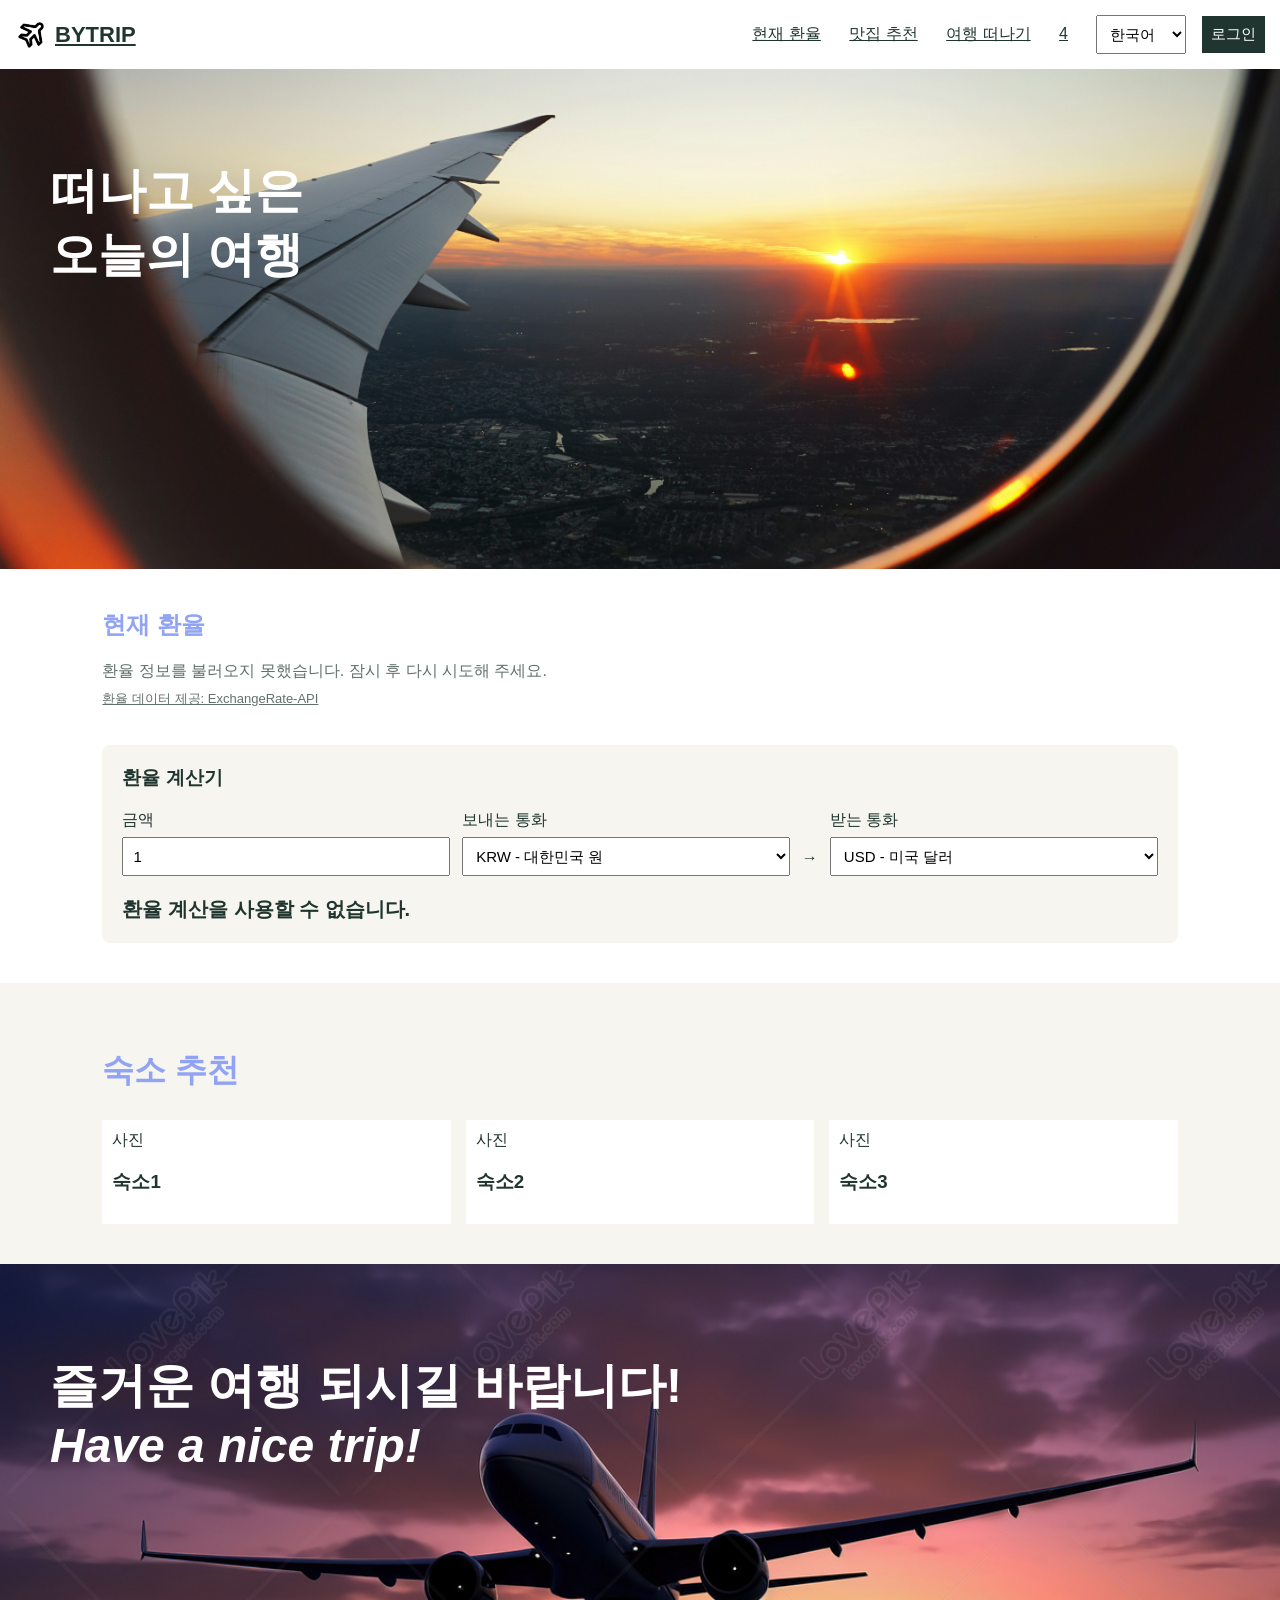
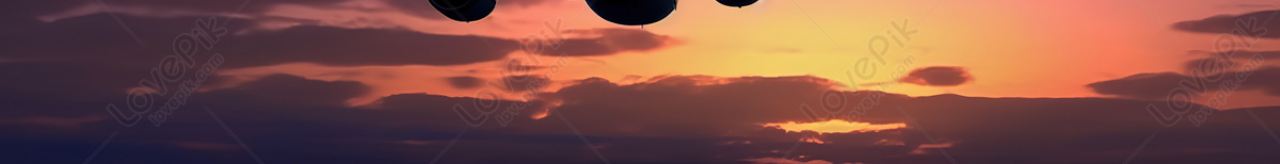
<file: index.html>
<!DOCTYPE html>
<html lang="ko">
<head>
  <meta charset="UTF-8">
  <title>BYTRIP</title>
  <link rel="icon" type="image/png" href="../이미지 폴더/mark.png">
  <link rel="stylesheet" href="../css/travel-menu.css">
</head>
<body>
  <header>
    <a class="logo" id="logo" href="#home" onclick="showMenu()">
      <img class="logo-mark" src="../이미지 폴더/mark.png" alt="">
      <span id="logo-text">BYTRIP</span>
    </a>
    <div class="menu">
      <a id="exchange-menu-link" href="#exchange" onclick="showExchangePage(); return false;">현재 환율</a>
      <a href="2.html">맛집 추천</a>
      <a href="3.html">여행 떠나기</a>
      <a href="4.html">4</a>
    </div>
    <select id="language" onchange="changeLanguage()">
      <option value="ko">한국어</option>
      <option value="en">English</option>
      <option value="zh">中文</option>
      <option value="ja">日本語</option>
    </select>
    <button id="login-button" onclick="showLogin()">로그인</button>
  </header>

  <main id="menu-page">
    <section class="trip" id="home">
      <h1 id="trip-title">떠나고 싶은<br>오늘의 여행</h1>
    </section>

    <section class="exchange-section" id="exchange">
      <h2 id="exchange-title">현재 환율</h2>
      <p id="exchange-date" aria-live="polite">환율 정보를 불러오는 중...</p>
      <p class="exchange-attribution"><a href="https://www.exchangerate-api.com" target="_blank" rel="noopener noreferrer">환율 데이터 제공: ExchangeRate-API</a></p>
      <div class="exchange-rates" id="exchange-rates" aria-live="polite"></div>

      <div class="exchange-calculator">
        <h3 id="calculator-title">환율 계산기</h3>
        <div class="exchange-fields">
          <label>
            <span id="amount-label">금액</span>
            <input id="exchange-amount" type="number" min="0" step="any" value="1">
          </label>
          <label>
            <span id="from-currency-label">보내는 통화</span>
            <select id="from-currency">
              <option value="KRW">KRW - 대한민국 원</option>
              <option value="USD">USD - 미국 달러</option>
              <option value="JPY">JPY - 일본 엔</option>
              <option value="CNY">CNY - 중국 위안</option>
              <option value="EUR">EUR - 유로</option>
              <option value="HKD">HKD - 홍콩 달러</option>
              <option value="IDR">IDR - 인도네시아 루피아</option>
              <option value="INR">INR - 인도 루피</option>
              <option value="MYR">MYR - 말레이시아 링깃</option>
              <option value="PHP">PHP - 필리핀 페소</option>
              <option value="SGD">SGD - 싱가포르 달러</option>
              <option value="THB">THB - 태국 바트</option>
            </select>
          </label>
          <span class="exchange-arrow" aria-hidden="true">→</span>
          <label>
            <span id="to-currency-label">받는 통화</span>
            <select id="to-currency">
              <option value="USD">USD - 미국 달러</option>
              <option value="KRW">KRW - 대한민국 원</option>
              <option value="JPY">JPY - 일본 엔</option>
              <option value="CNY">CNY - 중국 위안</option>
              <option value="EUR">EUR - 유로</option>
              <option value="HKD">HKD - 홍콩 달러</option>
              <option value="IDR">IDR - 인도네시아 루피아</option>
              <option value="INR">INR - 인도 루피</option>
              <option value="MYR">MYR - 말레이시아 링깃</option>
              <option value="PHP">PHP - 필리핀 페소</option>
              <option value="SGD">SGD - 싱가포르 달러</option>
              <option value="THB">THB - 태국 바트</option>
            </select>
          </label>
        </div>
        <p class="exchange-result" id="exchange-result" aria-live="polite">환율 정보를 불러오는 중...</p>
      </div>
    </section>

    <section id="fansion">
      <h2 id="fansion-title">숙소 추천</h2>
      <div class="places">
        <div class="place">
          <div class="photo-placeholder">사진</div>
          <a href="1.html"><h3 id="taj-title">숙소1</h3></a>
        </div>
        <div class="place">
          <div class="photo-placeholder">사진</div>
          <a href="2.html"><h3 id="osaka-title">숙소2</h3></a>
        </div>
        <div class="place">
          <div class="photo-placeholder">사진</div>
          <a href="3.html"><h3 id="hoian-title">숙소3</h3></a>
        </div>
      </div>
    </section>

    <section class="trip" id="trips">
      <h2 id="trips-title">즐거운 여행 되시길 바랍니다!<br><span class="trip-english">Have a nice trip!</span></h2>
    </section>
  </main>

  <section class="login-box" id="login-page" style="display: none;">
    <h1 id="login-title">로그인</h1>
    <label><span id="id-label">아이디</span><input type="text"></label>
    <label><span id="password-label">비밀번호</span><input type="password"></label>
    <button id="login-submit" onclick="showMenu()">로그인</button>
    <button id="signup-button" onclick="showSignup()">회원가입</button>
    <button id="menu-button" onclick="showMenu()">메뉴로 돌아가기</button>
  </section>

  <section class="login-box" id="signup-page" style="display: none;">
    <h1 id="signup-title">회원가입</h1>
    <label><span id="email-label">이메일</span><input type="email"></label>
    <label><span id="phone-label">전화번호</span><input type="tel"></label>
    <label><span id="name-label">이름</span><input type="text"></label>
    <label><span id="signup-password-label">비밀번호</span><input type="password"></label>
    <button id="confirm-button" onclick="signupComplete()">확인</button>
    <button id="back-login-button" onclick="showLogin()">로그인으로 돌아가기</button>
  </section>

  <script src="../js/travel-menu.js"></script>
</body>
</html>
</file>
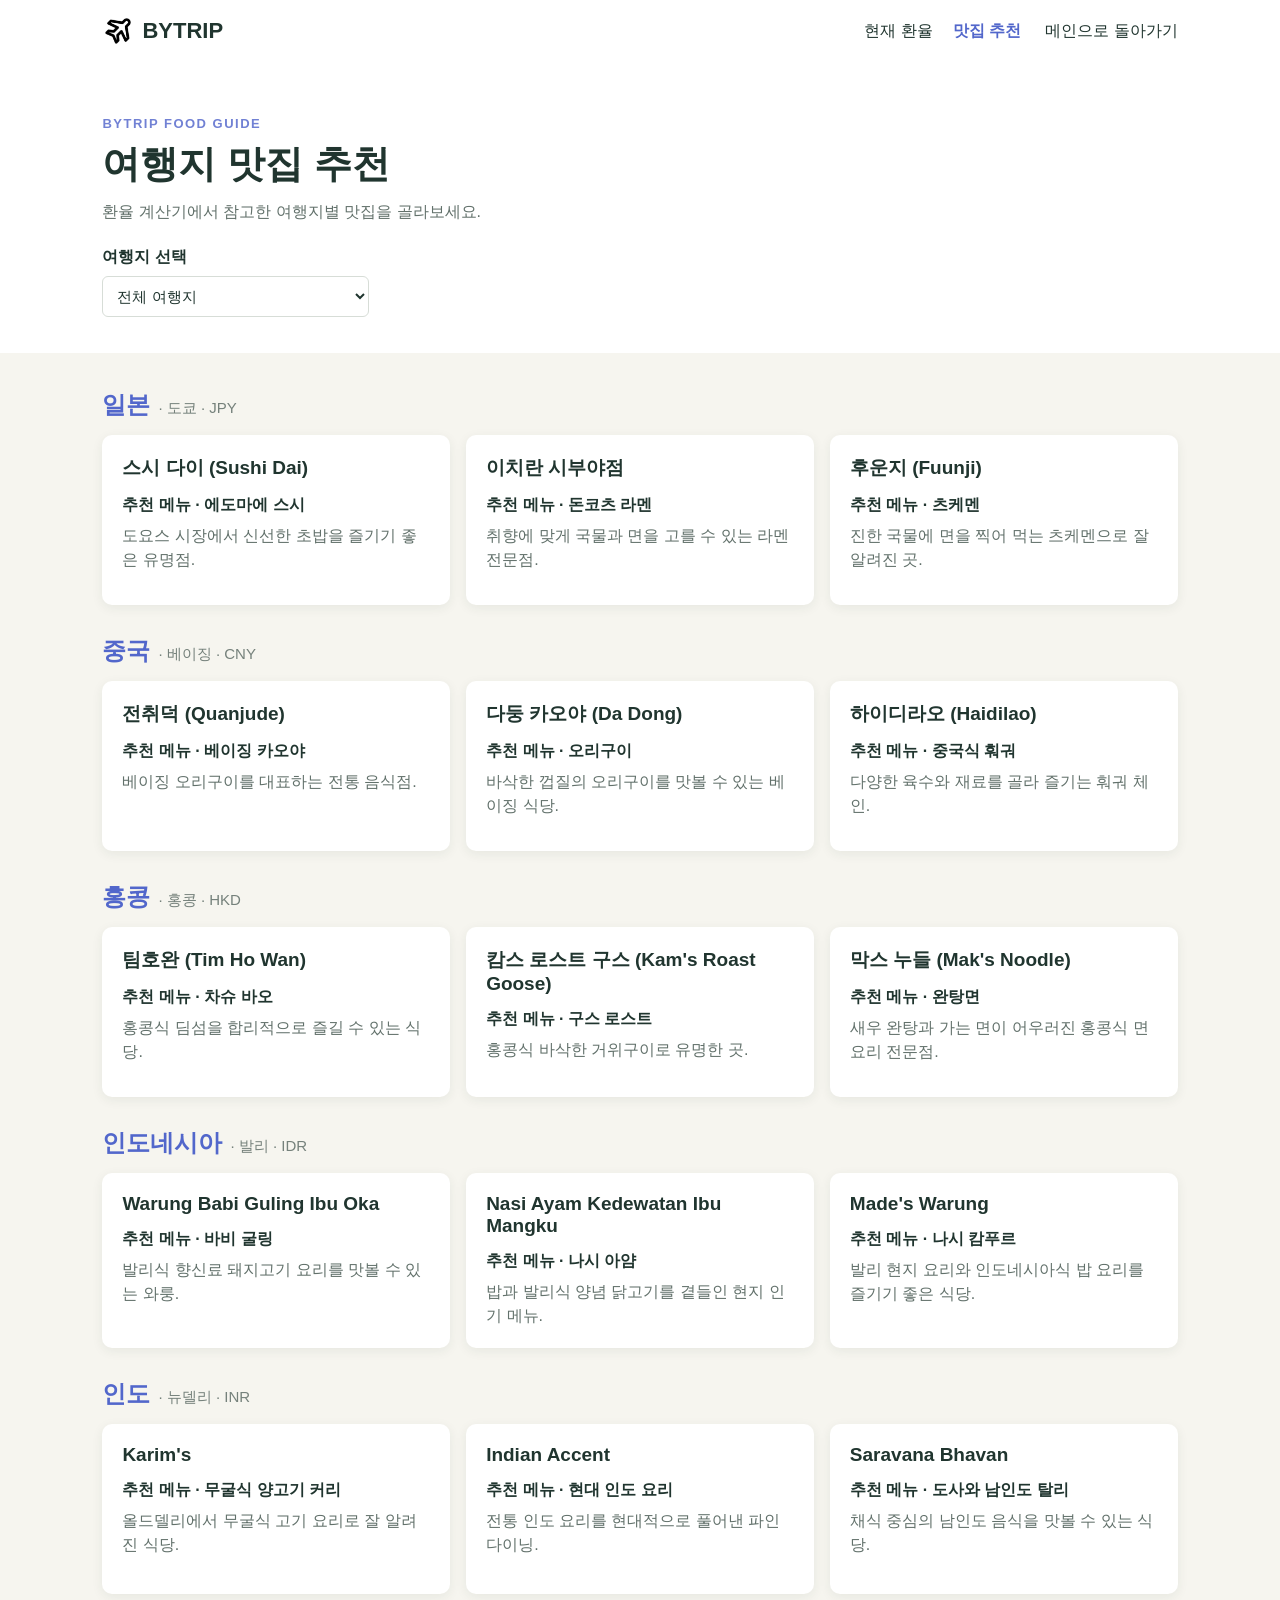
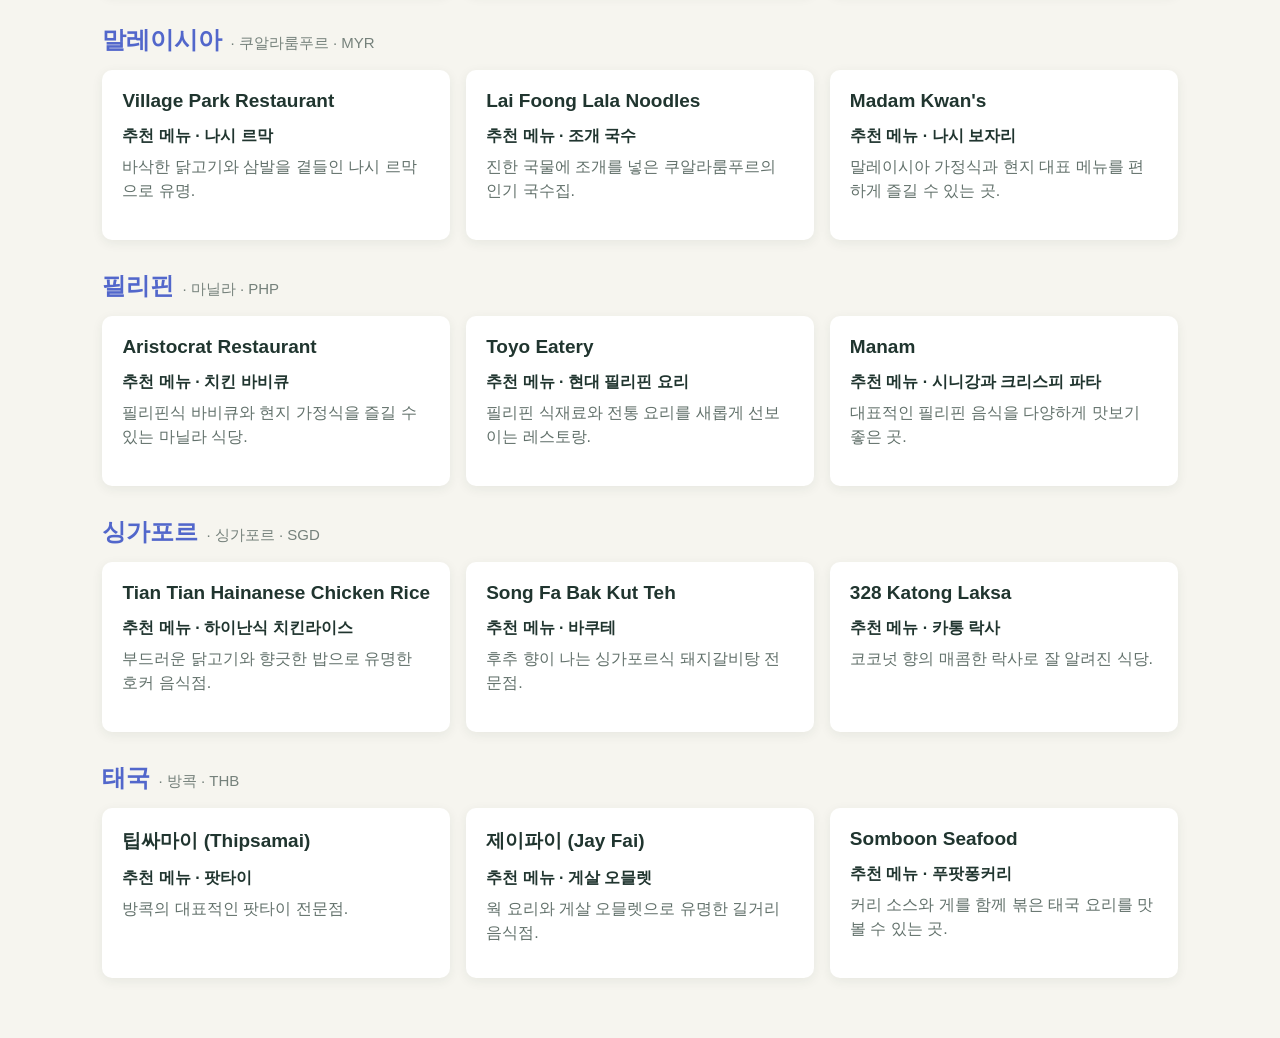
<file: html/2.html>
<!DOCTYPE html>
<html lang="ko">
<head>
  <meta charset="UTF-8">
  <meta name="viewport" content="width=device-width, initial-scale=1">
  <title>BYTRIP | 여행지 맛집 추천</title>
  <link rel="icon" type="image/png" href="../이미지 폴더/mark.png">
  <link rel="stylesheet" href="../css/restaurant-recommendations.css">
</head>
<body>
  <header>
    <a class="logo" href="travel-menu.html">
      <img class="logo-mark" src="../이미지 폴더/mark.png" alt="">
      <span>BYTRIP</span>
    </a>
    <nav aria-label="주 메뉴">
      <a href="travel-menu.html#exchange">현재 환율</a>
      <a href="2.html" aria-current="page">맛집 추천</a>
    </nav>
    <a class="back-link" href="travel-menu.html">메인으로 돌아가기</a>
  </header>

  <main>
    <section class="page-intro">
      <p class="eyebrow">BYTRIP FOOD GUIDE</p>
      <h1>여행지 맛집 추천</h1>
      <p>환율 계산기에서 참고한 여행지별 맛집을 골라보세요.</p>
      <label class="destination-filter" for="destination">
        여행지 선택
        <select id="destination">
          <option value="all">전체 여행지</option>
        </select>
      </label>
    </section>

    <div id="restaurant-list" class="restaurant-list" aria-live="polite"></div>
  </main>

  <script src="../js/language-state.js"></script>
  <script src="../js/restaurant-recommendations.js"></script>
</body>
</html>
</file>
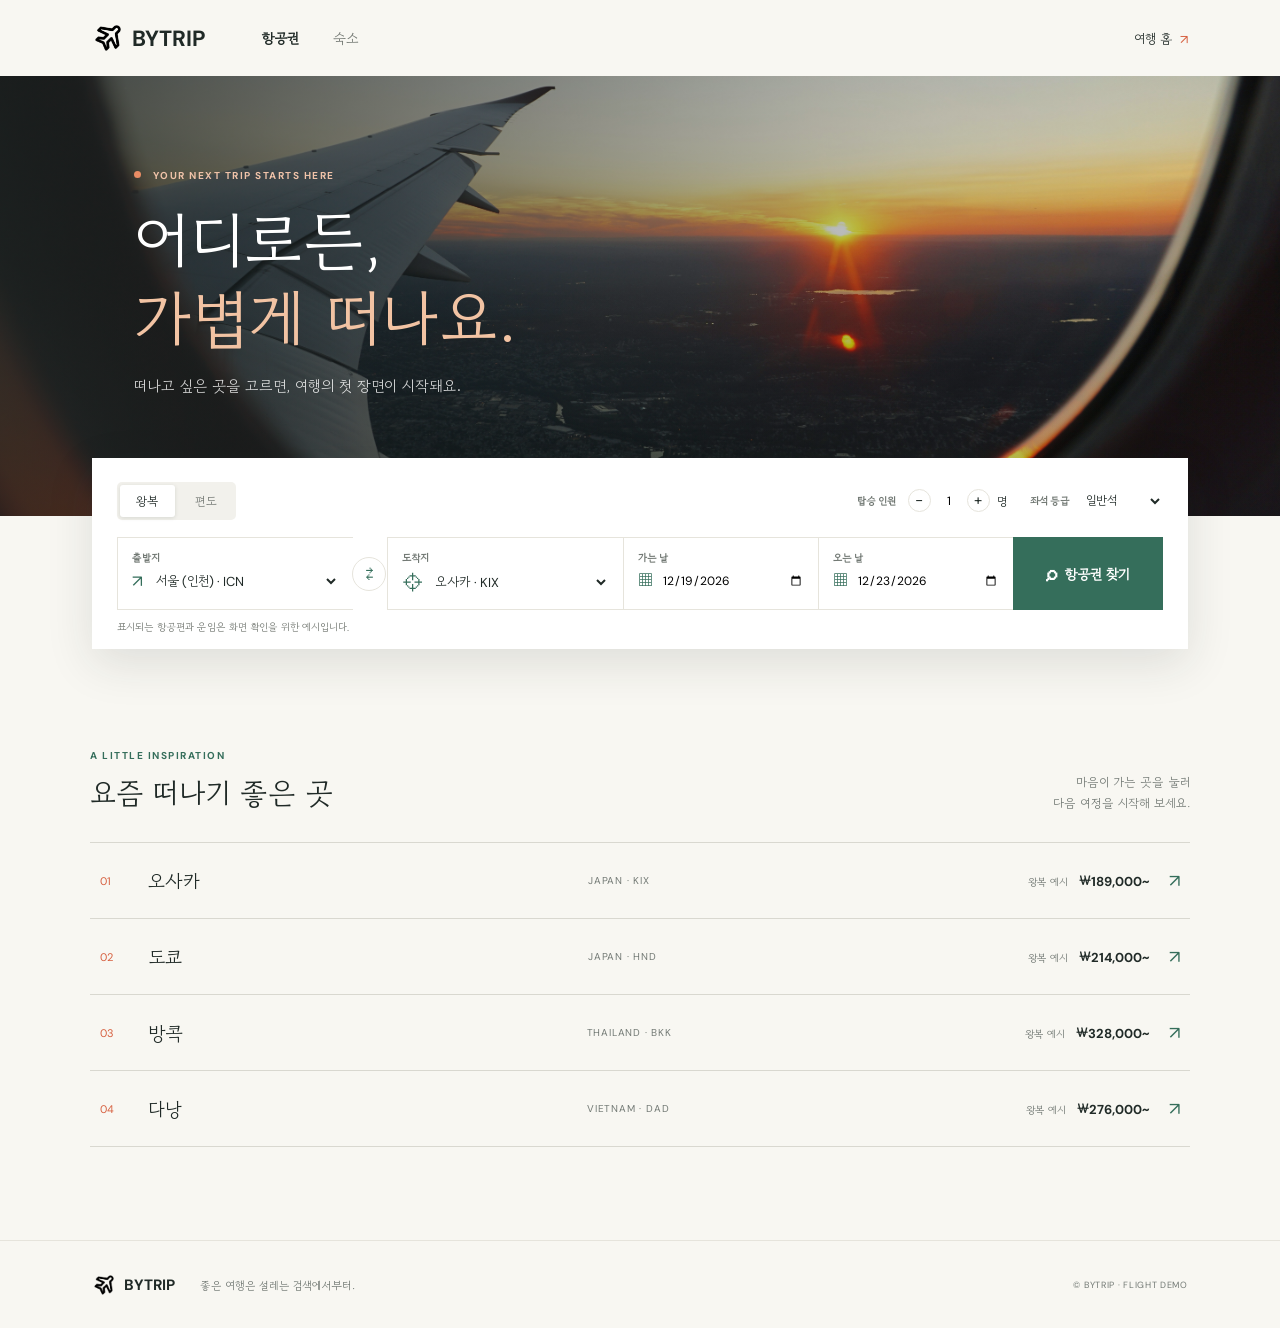
<file: html/air ticket.html>
<!DOCTYPE html>
<html lang="ko">
<head>
	<meta charset="UTF-8">
	<meta name="viewport" content="width=device-width, initial-scale=1.0">
	<meta name="theme-color" content="#f8f7f2">
	<title>항공권 검색 | BYTRIP</title>
	<link rel="icon" type="image/png" href="../이미지 폴더/mark.png">
	<link rel="preconnect" href="https://fonts.googleapis.com">
	<link rel="preconnect" href="https://fonts.gstatic.com" crossorigin>
	<link href="https://fonts.googleapis.com/css2?family=DM+Sans:wght@400;500;600;700&family=Gowun+Dodum&display=swap" rel="stylesheet">
	<link rel="stylesheet" href="../css/air-ticket.css">
</head>
<body>
	<header class="site-header">
		<a class="brand" href="travel-menu.html" aria-label="BYTRIP 홈">
			<img src="../이미지 폴더/mark.png" alt="">
			<span>BYTRIP</span>
		</a>
		<nav class="main-nav" aria-label="주요 메뉴">
			<a class="nav-link is-current" href="air%20ticket.html">항공권</a>
			<a class="nav-link" href="accommodation.html">숙소</a>
		</nav>
		<a class="header-link" href="travel-menu.html">여행 홈 <span aria-hidden="true">↗</span></a>
	</header>

	<main>
		<section class="hero" aria-labelledby="hero-title">
			<div class="hero-content">
				<p class="eyebrow"><span></span> YOUR NEXT TRIP STARTS HERE</p>
				<h1 id="hero-title">어디로든,<br><span>가볍게 떠나요.</span></h1>
				<p class="hero-note">떠나고 싶은 곳을 고르면, 여행의 첫 장면이 시작돼요.</p>
			</div>
			<p class="photo-credit">A WINDOW SEAT MOMENT</p>
		</section>

		<section class="search-section" aria-label="항공권 검색">
			<form class="search-panel" id="flight-search">
				<div class="form-topline">
					<fieldset class="trip-type" aria-label="여정 유형">
						<label class="type-option is-selected"><input type="radio" name="tripType" value="roundtrip" checked><span>왕복</span></label>
						<label class="type-option"><input type="radio" name="tripType" value="oneway"><span>편도</span></label>
					</fieldset>
					<label class="passenger-field" for="passengers">
						<span class="field-kicker">탑승 인원</span>
						<span class="passenger-control">
							<button type="button" class="stepper" id="passenger-minus" aria-label="탑승 인원 줄이기">−</button>
							<input id="passengers" name="passengers" type="number" min="1" max="9" value="1" aria-label="탑승 인원">
							<button type="button" class="stepper" id="passenger-plus" aria-label="탑승 인원 늘리기">+</button>
							<span>명</span>
						</span>
					</label>
					<label class="class-field" for="cabin-class">
						<span class="field-kicker">좌석 등급</span>
						<select id="cabin-class" name="cabinClass">
							<option value="economy">일반석</option>
							<option value="business">비즈니스</option>
						</select>
					</label>
				</div>

				<div class="search-fields">
					<label class="field airport-field" for="origin">
						<span class="field-kicker">출발지</span>
						<span class="field-value"><span class="field-icon" aria-hidden="true">↗</span><select id="origin" name="origin">
							<option value="서울 (인천) · ICN" selected>서울 (인천) · ICN</option>
							<option value="서울 (김포) · GMP">서울 (김포) · GMP</option>
							<option value="부산 · PUS">부산 · PUS</option>
							<option value="제주 · CJU">제주 · CJU</option>
						</select></span>
					</label>
					<button class="swap-button" type="button" id="swap-cities" aria-label="출발지와 도착지 바꾸기" title="출발지와 도착지 바꾸기">⇄</button>
					<label class="field airport-field" for="destination">
						<span class="field-kicker">도착지</span>
						<span class="field-value"><span class="field-icon destination-icon" aria-hidden="true">⌖</span><select id="destination" name="destination">
							<option value="오사카 · KIX" selected>오사카 · KIX</option>
							<option value="도쿄 (하네다) · HND">도쿄 (하네다) · HND</option>
							<option value="후쿠오카 · FUK">후쿠오카 · FUK</option>
							<option value="방콕 · BKK">방콕 · BKK</option>
							<option value="다낭 · DAD">다낭 · DAD</option>
							<option value="제주 · CJU">제주 · CJU</option>
						</select></span>
					</label>
					<label class="field date-field" for="depart-date">
						<span class="field-kicker">가는 날</span>
						<span class="field-value"><span class="field-icon calendar-icon" aria-hidden="true">▦</span><input id="depart-date" name="departDate" type="date" required></span>
					</label>
					<label class="field date-field return-field" for="return-date" id="return-field">
						<span class="field-kicker">오는 날</span>
						<span class="field-value"><span class="field-icon calendar-icon" aria-hidden="true">▦</span><input id="return-date" name="returnDate" type="date" required></span>
					</label>
					<button class="search-button" type="submit"><span aria-hidden="true">⌕</span> 항공권 찾기</button>
				</div>
				<p class="form-hint" id="form-message" aria-live="polite">표시되는 항공편과 운임은 화면 확인을 위한 예시입니다.</p>
			</form>
		</section>

		<section class="results-section" id="results" aria-live="polite" hidden>
			<div class="section-heading results-heading">
				<div><p class="eyebrow dark-eyebrow">FLIGHT PICKS</p><h2 id="results-title">검색 결과</h2></div>
				<label class="sort-control" for="sort-flights"><span id="sort-label">정렬</span>
					<select id="sort-flights"><option value="recommended">추천순</option><option value="price">낮은 가격순</option><option value="duration">짧은 여정순</option></select>
				</label>
			</div>
			<p class="results-disclaimer">아래 항공편과 가격은 예시 데이터이며, 실제 예약 및 실시간 운임 조회는 제공하지 않습니다.</p>
			<div class="flight-list" id="flight-list"></div>
		</section>

		<section class="inspiration-section" aria-labelledby="inspiration-title">
			<div class="section-heading">
				<div><p class="eyebrow dark-eyebrow">A LITTLE INSPIRATION</p><h2 id="inspiration-title">요즘 떠나기 좋은 곳</h2></div>
				<p class="section-aside">마음이 가는 곳을 눌러<br>다음 여정을 시작해 보세요.</p>
			</div>
			<div class="destination-list">
				<button class="destination-row" type="button" data-destination="오사카 · KIX"><span class="destination-number">01</span><span class="destination-name">오사카</span><span class="destination-country">JAPAN · KIX</span><span class="destination-price"><span class="fare-caption">왕복 예시</span> <strong>₩189,000~</strong></span><span class="destination-arrow" aria-hidden="true">↗</span></button>
				<button class="destination-row" type="button" data-destination="도쿄 (하네다) · HND"><span class="destination-number">02</span><span class="destination-name">도쿄</span><span class="destination-country">JAPAN · HND</span><span class="destination-price"><span class="fare-caption">왕복 예시</span> <strong>₩214,000~</strong></span><span class="destination-arrow" aria-hidden="true">↗</span></button>
				<button class="destination-row" type="button" data-destination="방콕 · BKK"><span class="destination-number">03</span><span class="destination-name">방콕</span><span class="destination-country">THAILAND · BKK</span><span class="destination-price"><span class="fare-caption">왕복 예시</span> <strong>₩328,000~</strong></span><span class="destination-arrow" aria-hidden="true">↗</span></button>
				<button class="destination-row" type="button" data-destination="다낭 · DAD"><span class="destination-number">04</span><span class="destination-name">다낭</span><span class="destination-country">VIETNAM · DAD</span><span class="destination-price"><span class="fare-caption">왕복 예시</span> <strong>₩276,000~</strong></span><span class="destination-arrow" aria-hidden="true">↗</span></button>
			</div>
		</section>
	</main>

	<footer class="site-footer"><a class="brand footer-brand" href="travel-menu.html"><img src="../이미지 폴더/mark.png" alt=""><span>BYTRIP</span></a><p>좋은 여행은 설레는 검색에서부터.</p><span>© BYTRIP · FLIGHT DEMO</span></footer>
	<script src="../js/language-state.js"></script>
	<script src="../js/air-ticket.js"></script>
</body>
</html>
</file>
<file: css/travel-menu.css>
body {
  margin: 0;
  background: #f6f5ef;
  color: #20352f;
  font-family: Arial, sans-serif;
}

body.login-background {
  background-image: url("../이미지 폴더/plane2.jpeg");
  background-position: center;
  background-size: cover;
  background-attachment: fixed;
}

header {
  display: flex;
  align-items: center;
  gap: 16px;
  padding: 15px;
  background: #fff;
}

.logo {
  display: flex;
  align-items: center;
  gap: 8px;
  margin-right: auto;
  color: #20352f;
  font-size: 22px;
  font-weight: bold;
}

.logo-mark { width: 32px; height: 32px; }

.trip {
  height: 400px;
  padding: 50px;
  color: #fff;
  background-image: url("../이미지 폴더/plane.jpeg");
  background-position: center;
  background-size: cover;
}

#trips { background-image: url("../이미지 폴더/plane front.jpg"); }

.trip h1 { font-size: 48px; }

section { padding: 40px 8%; }

section h2 { color: #91a3f3; }

#fansion-title { font-size: 32px; font-weight: 900; }

.exchange-section { background: #fff; }

.exchange-section h2 { margin-top: 0; }

body.exchange-page #menu-page > section:not(#exchange) { display: none; }

#exchange-date { color: #62716b; }

.exchange-attribution { margin-top: -8px; font-size: 13px; }

.exchange-attribution a { color: #62716b; }

.exchange-rates {
  display: grid;
  grid-template-columns: repeat(auto-fit, minmax(150px, 1fr));
  gap: 12px;
}

.exchange-rate-card {
  display: grid;
  gap: 8px;
  padding: 16px;
  border-radius: 8px;
  background: #f6f5ef;
}

.exchange-rate-card strong { font-size: 18px; }

.exchange-calculator {
  margin-top: 24px;
  padding: 20px;
  border-radius: 8px;
  background: #f6f5ef;
}

.exchange-calculator h3 { margin-top: 0; }

.exchange-fields {
  display: flex;
  align-items: end;
  gap: 12px;
}

.exchange-fields label {
  display: grid;
  flex: 1;
  gap: 6px;
}

.exchange-fields input,
.exchange-fields select {
  box-sizing: border-box;
  width: 100%;
  min-width: 0;
  padding: 9px;
  font-size: 15px;
}

.exchange-arrow { padding-bottom: 9px; }

.exchange-result {
  margin-bottom: 0;
  font-size: 20px;
  font-weight: bold;
}

.places {
  display: flex;
  gap: 15px;
}

.place {
  width: 33%;
  padding: 10px;
  background: #fff;
}

.place a {
  color: inherit;
  text-decoration: none;
}

.place-photo {
  display: block;
  width: 100%;
  height: auto;
  aspect-ratio: 4 / 3;
  object-fit: cover;
}

#trips-title {
  color: #fff;
  font-size: 48px;
  font-weight: 900;
}

.trip-english { font-style: italic; }

.world-travel { background: #edf3ee; }

.world-travel-heading { max-width: 680px; }

.world-travel-heading h2 { margin: 4px 0 10px; color: #20352f; font-size: 34px; }

.world-travel-heading > p:not(.section-eyebrow) { margin: 0; color: #62716b; }

.section-eyebrow { margin: 0; color: #55776b; font-size: 13px; font-weight: bold; letter-spacing: .12em; }

.map-layout { display: grid; grid-template-columns: minmax(0, 1.6fr) minmax(260px, .8fr); gap: 24px; margin-top: 26px; align-items: stretch; }

.map-panel, .travel-info-card { border-radius: 16px; background: #fff; box-shadow: 0 8px 24px rgba(32, 53, 47, .08); }

.map-panel { padding: 18px; }

.world-map { display: block; width: 100%; height: auto; border-radius: 10px; background: #cfe8ed; }

.map-land { fill: #b4d2b5; stroke: #7eaa86; stroke-width: 3; stroke-linejoin: round; }

.map-oceania { fill: #b4d2b5; }

.map-region { cursor: pointer; }

.map-region.is-disabled { cursor: not-allowed; opacity: .42; }

.map-region circle { fill: #fff; stroke: #20352f; stroke-width: 3; transition: .2s ease; }

.map-region text { fill: #20352f; font-size: 12px; font-weight: bold; text-anchor: middle; pointer-events: none; }

.map-region:not(.is-disabled):hover circle, .map-region:not(.is-disabled):focus circle, .map-region.is-active circle { fill: #20352f; }

.map-region:not(.is-disabled):hover text, .map-region:not(.is-disabled):focus text, .map-region.is-active text { fill: #fff; }

.map-region:focus { outline: none; }

.map-hint { margin: 13px 0 0; color: #62716b; font-size: 14px; text-align: center; }

.travel-info-card { padding: 28px; }

.travel-info-card h3 { margin: 0 0 7px; color: #20352f; font-size: 28px; }

.travel-info-card .travel-country { margin: 0; color: #55776b; font-weight: bold; }

.travel-info-card .travel-summary { line-height: 1.65; }

.travel-tags { display: flex; flex-wrap: wrap; gap: 8px; padding: 0; list-style: none; }

.travel-tags li { padding: 7px 10px; border-radius: 20px; background: #edf3ee; color: #365a4b; font-size: 14px; }

.travel-tip { margin: 20px 0 0; padding-top: 16px; border-top: 1px solid #dce7de; color: #465b52; line-height: 1.5; }

button, select {
      padding: 9px;
  font-size: 15px;
}

button {
  border: 0;
  color: #fff;
  background: #20352f;
}

.menu a { margin: 5px 12px; color: #20352f; }

.login-box {
  width: 500px;
  max-width: 92%;
  box-sizing: border-box;
  margin: 40px auto;
  padding: 24px;
  background: rgba(255, 255, 255, 0.88);
}

.login-box input {
  width: 100%;
  box-sizing: border-box;
  margin: 8px 0 16px;
  padding: 10px;
}

@media (max-width: 650px) {
  .trip { height: 300px; padding: 20px; }
  .trip h1 { font-size: 36px; }
  #trips-title { font-size: 36px; }
  .places { display: block; }
  .place { width: 100%; margin-bottom: 15px; }
  .exchange-fields { align-items: stretch; flex-direction: column; }
  .exchange-arrow { align-self: center; padding: 0; }
  .map-layout { grid-template-columns: 1fr; }
  .world-travel-heading h2 { font-size: 28px; }
  .travel-info-card { padding: 22px; }
}
</file>
<file: css/restaurant-recommendations.css>
* { box-sizing: border-box; }

body {
  margin: 0;
  background: #f6f5ef;
  color: #20352f;
  font-family: Arial, sans-serif;
}

header {
  display: flex;
  align-items: center;
  gap: 24px;
  padding: 15px 8%;
  background: #fff;
}

.logo {
  display: flex;
  align-items: center;
  gap: 8px;
  margin-right: auto;
  color: #20352f;
  font-size: 22px;
  font-weight: bold;
  text-decoration: none;
}

.logo-mark { width: 32px; height: 32px; }

nav { display: flex; gap: 20px; }

nav a, .back-link {
  color: #20352f;
  text-decoration: none;
}

nav a[aria-current="page"] {
  color: #5267cb;
  font-weight: bold;
}

.page-intro {
  padding: 54px 8% 36px;
  background: #fff;
}

.eyebrow {
  margin: 0 0 8px;
  color: #7181d4;
  font-size: 13px;
  font-weight: bold;
  letter-spacing: 1.5px;
}

h1 {
  margin: 0;
  color: #20352f;
  font-size: 38px;
}

.page-intro > p:not(.eyebrow) {
  margin: 12px 0 24px;
  color: #62716b;
}

.destination-filter {
  display: inline-grid;
  gap: 8px;
  font-weight: bold;
}

.destination-filter select {
  min-width: 260px;
  padding: 10px;
  border: 1px solid #d7ddd7;
  border-radius: 6px;
  background: #fff;
  color: #20352f;
  font-size: 15px;
}

.restaurant-list {
  display: grid;
  gap: 30px;
  padding: 36px 8% 60px;
}

.destination-section h2 {
  margin: 0 0 14px;
  color: #5267cb;
  font-size: 24px;
}

.destination-section h2 span {
  margin-left: 8px;
  color: #75817b;
  font-size: 15px;
  font-weight: normal;
}

.restaurant-cards {
  display: grid;
  grid-template-columns: repeat(3, minmax(0, 1fr));
  gap: 16px;
}

.restaurant-card {
  min-height: 170px;
  padding: 20px;
  border-radius: 10px;
  background: #fff;
  box-shadow: 0 3px 12px rgb(32 53 47 / 7%);
}

.restaurant-card h3 {
  margin: 0 0 12px;
  font-size: 19px;
}

.restaurant-card p {
  margin: 7px 0 0;
  color: #62716b;
  line-height: 1.5;
}

.restaurant-card .specialty {
  color: #20352f;
  font-weight: bold;
}

@media (max-width: 700px) {
  header { flex-wrap: wrap; gap: 14px; padding: 14px 5%; }
  .logo { width: 100%; }
  .back-link { margin-left: auto; }
  .page-intro { padding: 38px 5% 28px; }
  h1 { font-size: 32px; }
  .restaurant-list { padding: 28px 5% 44px; }
  .restaurant-cards { grid-template-columns: 1fr; }
}
</file>
<file: css/air-ticket.css>
:root {
  color-scheme: light;
  --ink: #202a27;
  --muted: #727974;
  --paper: #f8f7f2;
  --line: #e6e4dc;
  --accent: #d65f3f;
  --green: #356e5b;
}

* { box-sizing: border-box; }

html { scroll-behavior: smooth; }

body {
  margin: 0;
  background: var(--paper);
  color: var(--ink);
  font-family: "DM Sans", "Gowun Dodum", sans-serif;
  -webkit-font-smoothing: antialiased;
}

button, input, select { font: inherit; }
button, select { color: inherit; }
button { cursor: pointer; }

.site-header {
  height: 76px;
  padding: 0 7.2%;
  display: flex;
  align-items: center;
  gap: 56px;
  background: var(--paper);
}

.brand {
  display: inline-flex;
  align-items: center;
  gap: 8px;
  color: var(--ink);
  text-decoration: none;
  font-size: 22px;
  font-weight: 700;
  letter-spacing: 0;
}

.brand img { width: 32px; height: 32px; object-fit: contain; }
.main-nav { display: flex; align-items: center; gap: 34px; }
.nav-link { color: #737873; text-decoration: none; font-size: 14px; transition: color 160ms ease; }
.nav-link:hover, .nav-link.is-current { color: var(--ink); }
.nav-link.is-current { font-weight: 700; }
.header-link { margin-left: auto; color: var(--ink); font-size: 13px; text-decoration: none; }
.header-link span { padding-left: 5px; color: var(--accent); }

.hero {
  position: relative;
  display: flex;
  align-items: center;
  min-height: 440px;
  padding: 55px 10.5% 82px;
  overflow: hidden;
  color: #fff;
  background: #4e413c url("../이미지%20폴더/plane.jpeg") center 52% / cover no-repeat;
  isolation: isolate;
}

.hero::before {
  position: absolute;
  z-index: -1;
  inset: 0;
  content: "";
  background: linear-gradient(90deg, rgba(23, 31, 31, .76) 0%, rgba(25, 31, 33, .48) 42%, rgba(24, 31, 31, .05) 100%), linear-gradient(0deg, rgba(23, 31, 31, .14), transparent 55%);
}

.hero-content { width: min(620px, 100%); animation: arrive 650ms ease-out both; }
.eyebrow { margin: 0 0 18px; color: #f0c3a9; font-size: 10px; font-weight: 700; letter-spacing: 1.5px; }
.eyebrow span { display: inline-block; width: 7px; height: 7px; margin-right: 8px; border-radius: 50%; background: #e98c64; vertical-align: 1px; }
.hero h1 { margin: 0; font-family: "Gowun Dodum", sans-serif; font-size: clamp(43px, 5vw, 65px); font-weight: 400; line-height: 1.22; letter-spacing: 0; }
.hero h1 span { color: #f2c3a3; }
.hero-note { margin: 19px 0 0; color: rgba(255,255,255,.82); font-family: "Gowun Dodum", sans-serif; font-size: 15px; }
.photo-credit { position: absolute; right: 7.2%; bottom: 22px; margin: 0; color: rgba(255,255,255,.72); font-size: 9px; letter-spacing: 1.4px; }

.search-section { position: relative; z-index: 1; margin: -58px auto 0; padding: 0 7.2%; }
.search-panel { max-width: 1210px; margin: 0 auto; padding: 22px 25px 15px; background: #fff; box-shadow: 0 14px 44px rgba(37, 43, 38, .12); }
.form-topline { display: flex; align-items: center; gap: 22px; min-height: 41px; margin-bottom: 16px; }
.trip-type { display: flex; gap: 4px; margin: 0 auto 0 0; padding: 3px; border: 0; border-radius: 5px; background: #f2f1ec; }
.type-option { position: relative; }
.type-option input { position: absolute; width: 1px; height: 1px; opacity: 0; }
.type-option span { display: block; padding: 7px 16px; border-radius: 3px; color: #737873; font-size: 12px; cursor: pointer; }
.type-option.is-selected span { background: #fff; color: var(--ink); box-shadow: 0 1px 4px rgba(20, 30, 20, .12); }
.type-option input:focus-visible + span { outline: 2px solid var(--green); outline-offset: 2px; }
.passenger-field, .class-field { display: flex; align-items: center; gap: 12px; color: var(--ink); font-size: 12px; }
.field-kicker { display: block; color: var(--muted); font-size: 10px; font-weight: 600; }
.passenger-control { display: flex; align-items: center; gap: 7px; }
.passenger-control input { width: 22px; padding: 0; border: 0; outline: 0; background: transparent; text-align: center; appearance: textfield; }
.passenger-control input::-webkit-inner-spin-button { appearance: none; }
.stepper { width: 23px; height: 23px; padding: 0; border: 1px solid var(--line); border-radius: 50%; background: #fff; font-size: 15px; line-height: 1; }
.stepper:hover { border-color: var(--green); color: var(--green); }
.class-field select, .sort-control select { padding: 5px 19px 5px 0; border: 0; background: transparent; font-size: 12px; }

.search-fields { display: grid; grid-template-columns: minmax(150px, 1.15fr) 34px minmax(150px, 1.15fr) minmax(130px, .95fr) minmax(130px, .95fr) 150px; align-items: stretch; }
.field { min-width: 0; min-height: 73px; padding: 12px 14px; border: 1px solid var(--line); }
.airport-field { border-right: 0; }
.date-field { border-right: 0; }
.field-value { display: flex; align-items: center; gap: 9px; margin-top: 7px; }
.field-icon { color: var(--green); font-size: 17px; line-height: 1; }
.destination-icon { font-size: 20px; }
.field select, .field input { width: 100%; min-width: 0; padding: 0; border: 0; outline: 0; background: transparent; font-size: 13px; }
.field select { cursor: pointer; }
.field input { font-size: 12px; }
.swap-button { z-index: 1; align-self: center; width: 34px; height: 34px; margin: 0 -1px; border: 1px solid var(--line); border-radius: 50%; background: #fff; color: var(--green); font-size: 18px; }
.swap-button:hover { border-color: var(--green); background: #f3f8f4; }
.search-button { display: flex; align-items: center; justify-content: center; gap: 7px; border: 0; background: var(--green); color: #fff; font-size: 14px; font-weight: 600; transition: background 150ms ease; }
.search-button:hover { background: #285a49; }
.search-button span { font-size: 21px; line-height: 1; }
.form-hint { min-height: 13px; margin: 9px 0 0; color: #777c76; font-size: 10px; }
.form-hint.is-error { color: #b33d2e; }

.results-section, .inspiration-section { max-width: 1160px; margin: 0 auto; padding: 85px 30px 0; }
.results-section[hidden] { display: none; }
.section-heading { display: flex; align-items: end; justify-content: space-between; gap: 25px; }
.dark-eyebrow { margin-bottom: 9px; color: var(--green); }
.section-heading h2 { margin: 0; font-family: "Gowun Dodum", sans-serif; font-size: 29px; font-weight: 400; }
.sort-control { display: flex; align-items: center; gap: 8px; color: var(--muted); font-size: 12px; }
.results-disclaimer { margin: 14px 0 18px; color: var(--muted); font-size: 11px; }
.flight-list { display: grid; gap: 10px; }
.flight-card { display: grid; grid-template-columns: 1.15fr 1.3fr .8fr .7fr auto; align-items: center; gap: 15px; padding: 21px 22px; border: 1px solid var(--line); background: #fff; animation: arrive 350ms ease-out both; }
.airline { display: flex; align-items: center; gap: 12px; font-size: 13px; font-weight: 600; }
.airline-mark { display: grid; width: 39px; height: 39px; place-items: center; border-radius: 50%; background: #edf2ed; color: var(--green); font-size: 11px; font-weight: 700; }
.flight-times { display: flex; align-items: center; gap: 12px; }
.flight-time strong { display: block; font-size: 17px; font-weight: 600; }
.flight-time span, .flight-duration span { display: block; margin-top: 4px; color: var(--muted); font-size: 10px; }
.flight-line { width: 48px; height: 1px; background: #c9d1ca; }
.flight-line::after { display: block; width: 5px; height: 5px; margin: -2px auto; border: 1px solid #8c9b8e; border-radius: 50%; background: #fff; content: ""; }
.flight-duration { color: var(--ink); font-size: 11px; text-align: center; }
.flight-duration .stops { color: var(--green); }
.flight-fare { text-align: right; }
.flight-fare strong { display: block; font-size: 17px; }
.flight-fare span { color: var(--muted); font-size: 10px; }
.select-flight { padding: 10px 15px; border: 0; background: var(--ink); color: #fff; font-size: 11px; }
.select-flight:hover { background: var(--green); }

.inspiration-section { padding-top: 100px; padding-bottom: 93px; }
.section-aside { margin: 0; color: var(--muted); font-family: "Gowun Dodum", sans-serif; font-size: 12px; line-height: 1.7; text-align: right; }
.destination-list { margin-top: 29px; border-top: 1px solid #d9d8d0; }
.destination-row { display: grid; grid-template-columns: 48px 1fr 1fr auto 30px; align-items: center; width: 100%; min-height: 76px; padding: 0 10px; border: 0; border-bottom: 1px solid #d9d8d0; background: transparent; text-align: left; transition: background 150ms ease, padding 150ms ease; }
.destination-row:hover { padding-right: 4px; padding-left: 16px; background: #efeee7; }
.destination-number { color: var(--accent); font-size: 11px; }
.destination-name { font-family: "Gowun Dodum", sans-serif; font-size: 19px; }
.destination-country { color: var(--muted); font-size: 10px; letter-spacing: .8px; }
.destination-price { color: var(--muted); font-size: 10px; }
.destination-price strong { margin-left: 8px; color: var(--ink); font-size: 13px; }
.destination-arrow { color: var(--green); font-size: 18px; text-align: right; }

.site-footer { display: flex; align-items: center; gap: 25px; min-height: 88px; padding: 18px 7.2%; border-top: 1px solid var(--line); }
.footer-brand { font-size: 15px; }
.footer-brand img { width: 24px; height: 24px; }
.site-footer p { margin: 0; color: var(--muted); font-family: "Gowun Dodum", sans-serif; font-size: 11px; }
.site-footer > span { margin-left: auto; color: var(--muted); font-size: 9px; letter-spacing: .7px; }

@keyframes arrive { from { opacity: 0; transform: translateY(9px); } to { opacity: 1; transform: translateY(0); } }

@media (min-width: 851px) and (max-width: 1200px) {
  .search-section { padding: 0 5%; }
  .search-fields { grid-template-columns: minmax(0, 1fr) 34px minmax(0, 1fr); }
  .search-fields > .airport-field:first-child { grid-column: 1; grid-row: 1; }
  .search-fields > .swap-button { grid-column: 2; grid-row: 1; }
  .search-fields > .airport-field:nth-of-type(2) { grid-column: 3; grid-row: 1; border-right: 1px solid var(--line); }
  .search-fields > .date-field:not(.return-field) { grid-column: 1; grid-row: 2; border-right: 1px solid var(--line); }
  .search-fields > .return-field { grid-column: 3; grid-row: 2; border-right: 1px solid var(--line); }
  .search-fields > .search-button { grid-column: 1 / -1; grid-row: 3; min-height: 55px; margin-top: 10px; }
}

@media (max-width: 850px) {
  .site-header { gap: 30px; padding: 0 5%; }
  .main-nav { gap: 18px; }
  .search-section { padding: 0 5%; }
  .search-fields { grid-template-columns: 1fr 34px 1fr 1fr; gap: 0; }
  .airport-field:nth-of-type(4) { border-right: 1px solid var(--line); }
  .date-field { border-top: 0; }
  .return-field { border-right: 1px solid var(--line); }
  .search-button { min-height: 55px; grid-column: 1 / -1; margin-top: 10px; }
  .flight-card { grid-template-columns: 1fr 1.2fr .65fr auto; }
  .flight-duration { display: none; }
  .results-section, .inspiration-section { padding-right: 5%; padding-left: 5%; }
}

@media (max-width: 560px) {
  .site-header { height: 64px; gap: 16px; padding: 0 20px; }
  .brand { gap: 6px; font-size: 16px; }
  .brand img { width: 25px; height: 25px; }
  .main-nav { gap: 13px; }
  .nav-link { font-size: 11px; }
  .main-nav .nav-link:last-child, .header-link { display: none; }
  .hero { min-height: 360px; padding: 35px 26px 72px; background-position: 56% center; }
  .hero h1 { font-size: 44px; }
  .hero-note { max-width: 260px; font-size: 13px; line-height: 1.7; }
  .photo-credit { right: 20px; bottom: 16px; }
  .search-section { margin-top: -38px; padding: 0 14px; }
  .search-panel { padding: 18px 14px 12px; }
  .form-topline { flex-wrap: wrap; gap: 12px; margin-bottom: 12px; }
  .trip-type { margin-right: auto; }
  .passenger-field, .class-field { gap: 7px; }
  .field-kicker { font-size: 9px; }
  .class-field select { font-size: 11px; }
  .search-fields { grid-template-columns: 1fr 30px 1fr; }
  .airport-field { min-height: 69px; padding: 11px 8px; }
  .airport-field:nth-of-type(4) { border-right: 1px solid var(--line); }
  .airport-field .field-value { gap: 5px; }
  .airport-field select { font-size: 11px; }
  .swap-button { width: 30px; height: 30px; }
  .date-field { min-height: 65px; padding: 10px 8px; border-top: 0; }
  .date-field:first-of-type { grid-column: 1 / 2; }
  .return-field { grid-column: 3 / 4; border-right: 1px solid var(--line); }
  .date-field input { font-size: 10px; }
  .search-button { grid-column: 1 / -1; min-height: 49px; margin-top: 9px; }
  .results-section, .inspiration-section { padding: 67px 20px 0; }
  .section-heading h2 { font-size: 24px; }
  .section-aside { font-size: 10px; }
  .results-heading { align-items: center; }
  .flight-card { grid-template-columns: 1fr auto; gap: 14px 8px; padding: 16px 13px; }
  .airline { grid-column: 1 / -1; }
  .flight-times { gap: 7px; }
  .flight-time strong { font-size: 15px; }
  .flight-line { width: 25px; }
  .flight-fare strong { font-size: 15px; }
  .select-flight { padding: 9px 12px; }
  .inspiration-section { padding-top: 76px; padding-bottom: 65px; }
  .destination-row { grid-template-columns: 30px 1fr auto 20px; min-height: 70px; padding: 0 3px; }
  .destination-name { font-size: 17px; }
  .destination-country { display: none; }
  .destination-price { text-align: right; }
  .destination-price strong { display: block; margin: 3px 0 0; font-size: 12px; }
  .site-footer { flex-wrap: wrap; gap: 8px 15px; padding: 19px 20px; }
  .site-footer p { flex: 1; }
  .site-footer > span { width: 100%; margin: 4px 0 0 39px; }
}

@media (prefers-reduced-motion: reduce) {
  *, *::before, *::after { scroll-behavior: auto !important; animation-duration: .01ms !important; transition-duration: .01ms !important; }
}
</file>
